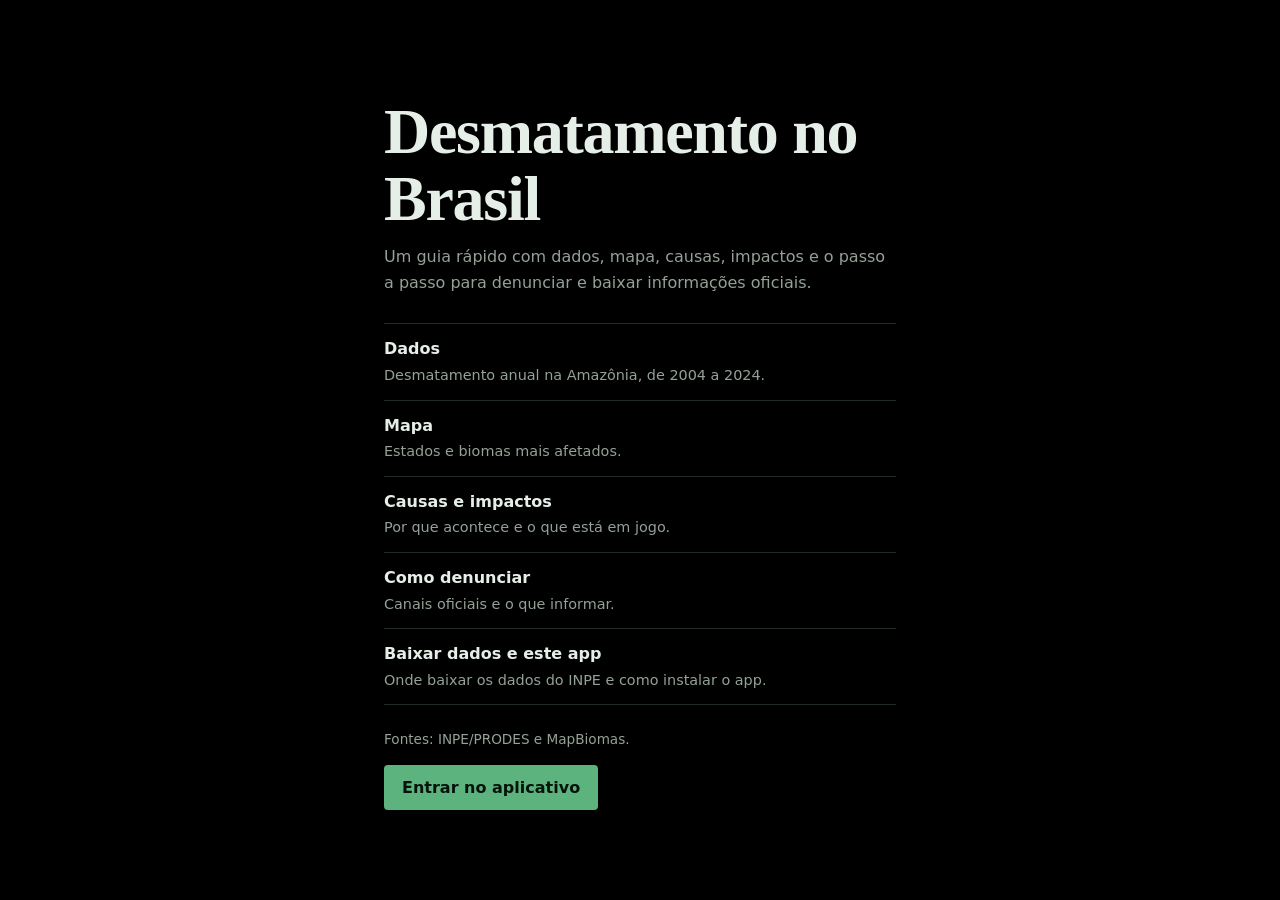
<file: index.html>
<!DOCTYPE html>
<html lang="pt-BR"><head><meta charset="utf-8"><meta name="viewport" content="width=device-width, initial-scale=1, viewport-fit=cover"><title>Desmatamento no Brasil</title><link rel="stylesheet" href="style.css"><link rel="manifest" href="manifest.json"><meta name="theme-color" content="#000000"><link rel="apple-touch-icon" href="apple-touch-icon.png"><meta name="apple-mobile-web-app-capable" content="yes"><meta name="mobile-web-app-capable" content="yes"></head><body>
<div class="splash-page"><div class="splash">
<h1>Desmatamento no Brasil</h1>
<p class="lead">Um guia rápido com dados, mapa, causas, impactos e o passo a passo para denunciar e baixar informações oficiais.</p>
<ul><li><a href="dados.html"><strong>Dados</strong><span>Desmatamento anual na Amazônia, de 2004 a 2024.</span></a></li><li><a href="mapa.html"><strong>Mapa</strong><span>Estados e biomas mais afetados.</span></a></li><li><a href="causas.html"><strong>Causas e impactos</strong><span>Por que acontece e o que está em jogo.</span></a></li><li><a href="denuncia.html"><strong>Como denunciar</strong><span>Canais oficiais e o que informar.</span></a></li><li><a href="baixar.html"><strong>Baixar dados e este app</strong><span>Onde baixar os dados do INPE e como instalar o app.</span></a></li></ul>
<p class="note">Fontes: INPE/PRODES e MapBiomas.</p>
<a class="btn" href="dados.html">Entrar no aplicativo</a>
</div></div>
<script>if("serviceWorker" in navigator){addEventListener("load",function(){navigator.serviceWorker.register("sw.js")})}</script>
</body></html>
</file>
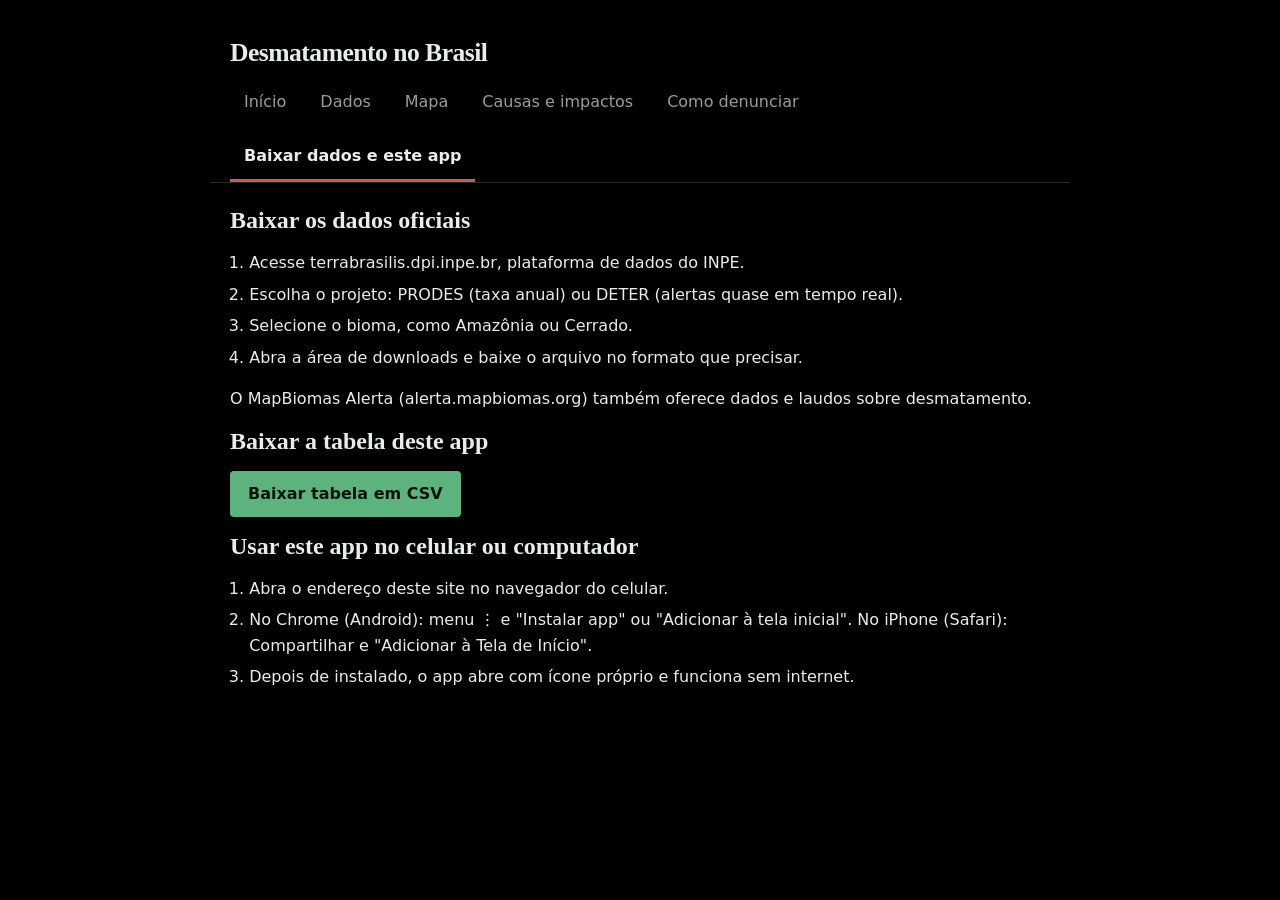
<file: baixar.html>
<!DOCTYPE html>
<html lang="pt-BR"><head><meta charset="utf-8"><meta name="viewport" content="width=device-width, initial-scale=1, viewport-fit=cover"><title>Baixar dados e este app | Desmatamento no Brasil</title><link rel="stylesheet" href="style.css"><link rel="manifest" href="manifest.json"><meta name="theme-color" content="#000000"><link rel="apple-touch-icon" href="apple-touch-icon.png"><meta name="apple-mobile-web-app-capable" content="yes"><meta name="mobile-web-app-capable" content="yes"></head><body>
<header style="padding-bottom:12px"><a class="brand" href="index.html"><h1 style="font-size:1.6rem;margin:0">Desmatamento no Brasil</h1></a></header>
<nav aria-label="Seções"><a href="index.html">Início</a><a href="dados.html">Dados</a><a href="mapa.html">Mapa</a><a href="causas.html">Causas e impactos</a><a href="denuncia.html">Como denunciar</a><a href="baixar.html" aria-current="page">Baixar dados e este app</a></nav>
<main>
  <h2>Baixar os dados oficiais</h2>
  <ol>
    <li>Acesse terrabrasilis.dpi.inpe.br, plataforma de dados do INPE.</li>
    <li>Escolha o projeto: PRODES (taxa anual) ou DETER (alertas quase em tempo real).</li>
    <li>Selecione o bioma, como Amazônia ou Cerrado.</li>
    <li>Abra a área de downloads e baixe o arquivo no formato que precisar.</li>
  </ol>
  <p>O MapBiomas Alerta (alerta.mapbiomas.org) também oferece dados e laudos sobre desmatamento.</p>
  <h2>Baixar a tabela deste app</h2>
  <p><button class="btn" id="csv">Baixar tabela em CSV</button></p>
  <h2>Usar este app no celular ou computador</h2>
  <ol>
    <li>Abra o endereço deste site no navegador do celular.</li>
    <li>No Chrome (Android): menu ⋮ e "Instalar app" ou "Adicionar à tela inicial". No iPhone (Safari): Compartilhar e "Adicionar à Tela de Início".</li>
    <li>Depois de instalado, o app abre com ícone próprio e funciona sem internet.</li>
  </ol>
</main>
<script>
var D=[[2004,27772],[2008,12911],[2012,4571],[2015,6207],[2018,7536],[2019,10129],[2020,10851],[2021,13038],[2022,11594],[2023,9001],[2024,6288]];
document.getElementById('csv').onclick=function(){
  var csv='ano,desmatamento_km2\n'+D.map(function(d){return d.join(',')}).join('\n');
  var a=document.createElement('a');
  a.href=URL.createObjectURL(new Blob([csv],{type:'text/csv'}));
  a.download='desmatamento-amazonia.csv';a.click();
};
</script>
<script>if("serviceWorker" in navigator){addEventListener("load",function(){navigator.serviceWorker.register("sw.js")})}</script>
</body></html>
</file>
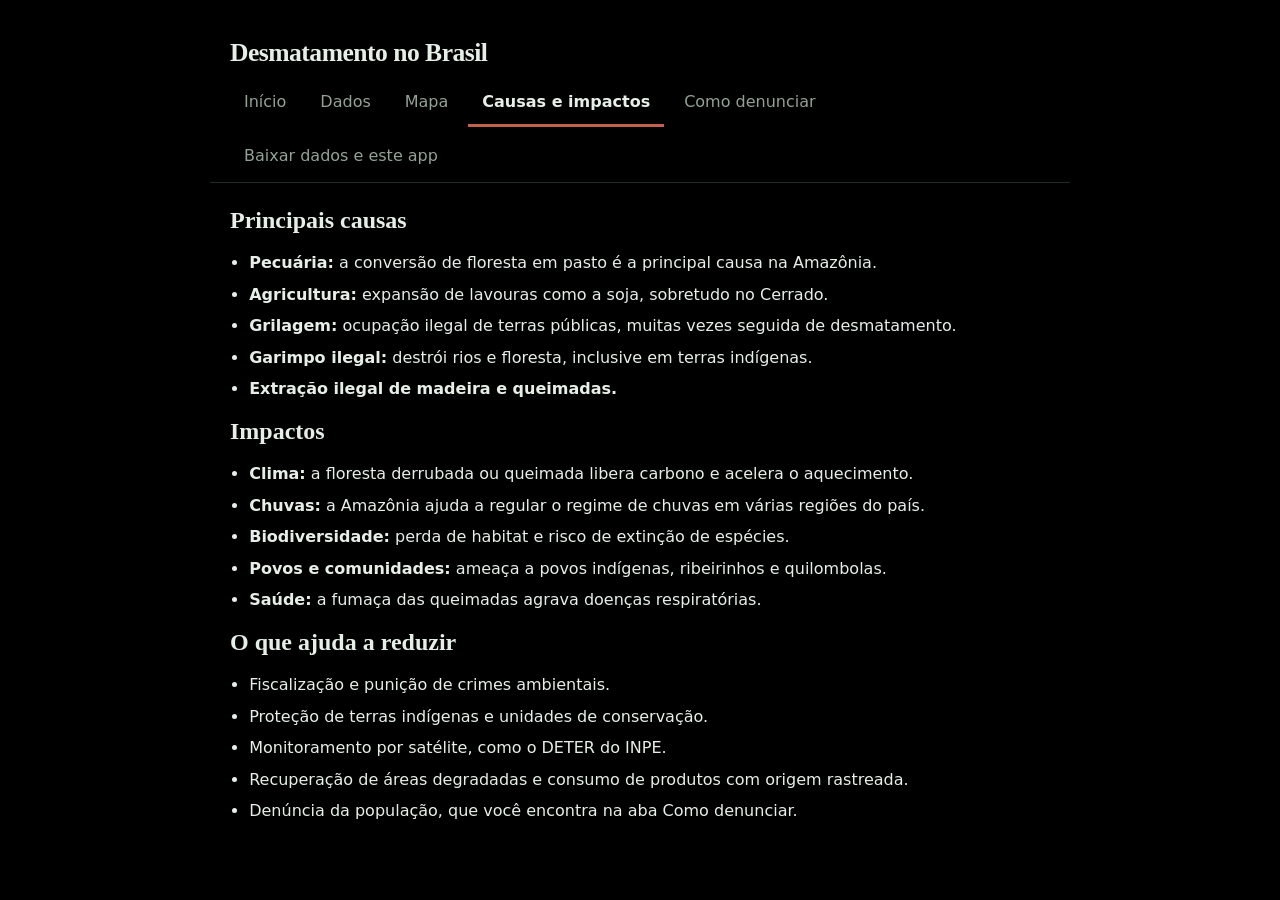
<file: causas.html>
<!DOCTYPE html>
<html lang="pt-BR"><head><meta charset="utf-8"><meta name="viewport" content="width=device-width, initial-scale=1, viewport-fit=cover"><title>Causas e impactos | Desmatamento no Brasil</title><link rel="stylesheet" href="style.css"><link rel="manifest" href="manifest.json"><meta name="theme-color" content="#000000"><link rel="apple-touch-icon" href="apple-touch-icon.png"><meta name="apple-mobile-web-app-capable" content="yes"><meta name="mobile-web-app-capable" content="yes"></head><body>
<header style="padding-bottom:12px"><a class="brand" href="index.html"><h1 style="font-size:1.6rem;margin:0">Desmatamento no Brasil</h1></a></header>
<nav aria-label="Seções"><a href="index.html">Início</a><a href="dados.html">Dados</a><a href="mapa.html">Mapa</a><a href="causas.html" aria-current="page">Causas e impactos</a><a href="denuncia.html">Como denunciar</a><a href="baixar.html">Baixar dados e este app</a></nav>
<main>
  <h2>Principais causas</h2>
  <ul>
    <li><strong>Pecuária:</strong> a conversão de floresta em pasto é a principal causa na Amazônia.</li>
    <li><strong>Agricultura:</strong> expansão de lavouras como a soja, sobretudo no Cerrado.</li>
    <li><strong>Grilagem:</strong> ocupação ilegal de terras públicas, muitas vezes seguida de desmatamento.</li>
    <li><strong>Garimpo ilegal:</strong> destrói rios e floresta, inclusive em terras indígenas.</li>
    <li><strong>Extração ilegal de madeira e queimadas.</strong></li>
  </ul>
  <h2>Impactos</h2>
  <ul>
    <li><strong>Clima:</strong> a floresta derrubada ou queimada libera carbono e acelera o aquecimento.</li>
    <li><strong>Chuvas:</strong> a Amazônia ajuda a regular o regime de chuvas em várias regiões do país.</li>
    <li><strong>Biodiversidade:</strong> perda de habitat e risco de extinção de espécies.</li>
    <li><strong>Povos e comunidades:</strong> ameaça a povos indígenas, ribeirinhos e quilombolas.</li>
    <li><strong>Saúde:</strong> a fumaça das queimadas agrava doenças respiratórias.</li>
  </ul>
  <h2>O que ajuda a reduzir</h2>
  <ul>
    <li>Fiscalização e punição de crimes ambientais.</li>
    <li>Proteção de terras indígenas e unidades de conservação.</li>
    <li>Monitoramento por satélite, como o DETER do INPE.</li>
    <li>Recuperação de áreas degradadas e consumo de produtos com origem rastreada.</li>
    <li>Denúncia da população, que você encontra na aba Como denunciar.</li>
  </ul>
</main>

<script>if("serviceWorker" in navigator){addEventListener("load",function(){navigator.serviceWorker.register("sw.js")})}</script>
</body></html>
</file>
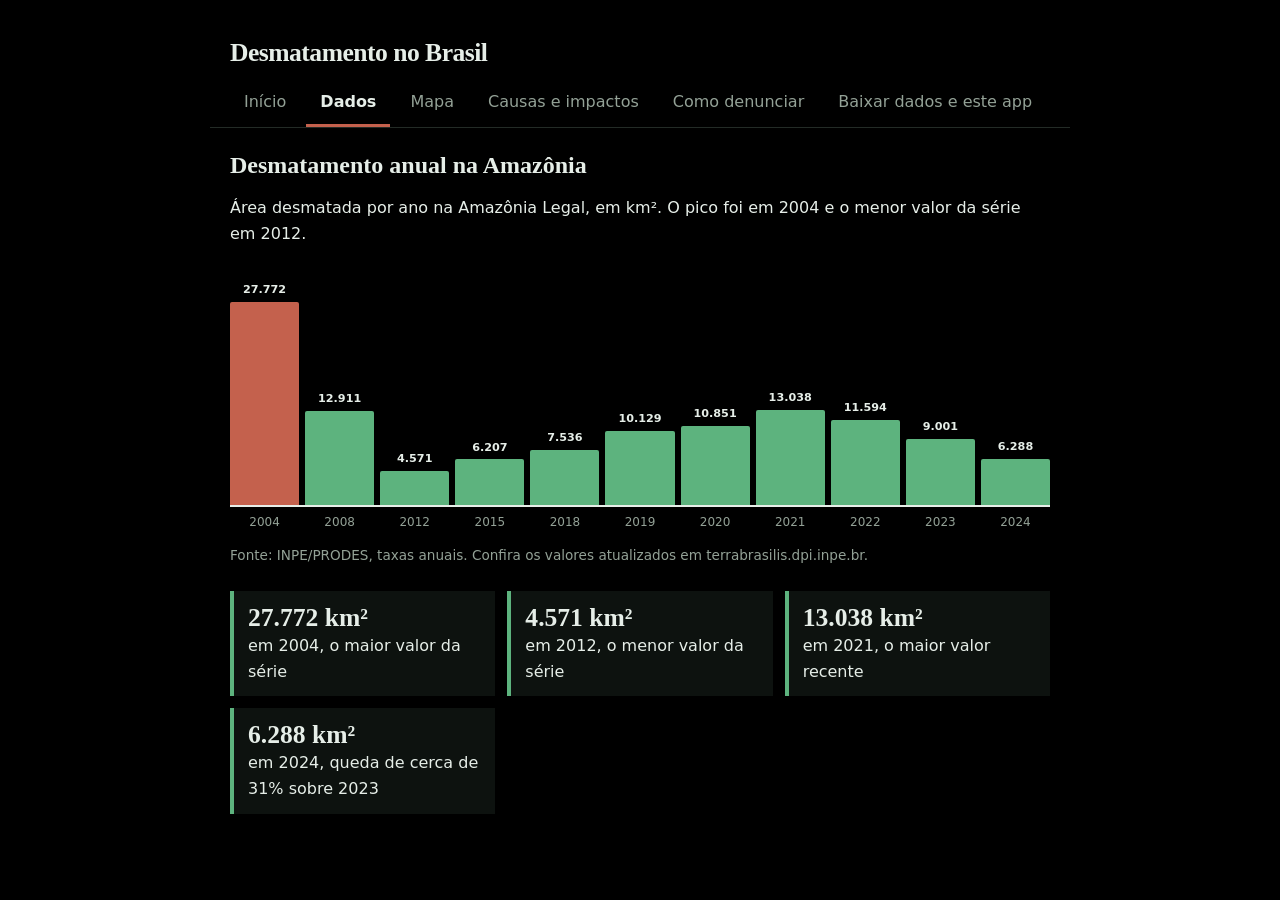
<file: dados.html>
<!DOCTYPE html>
<html lang="pt-BR"><head><meta charset="utf-8"><meta name="viewport" content="width=device-width, initial-scale=1, viewport-fit=cover"><title>Dados | Desmatamento no Brasil</title><link rel="stylesheet" href="style.css"><link rel="manifest" href="manifest.json"><meta name="theme-color" content="#000000"><link rel="apple-touch-icon" href="apple-touch-icon.png"><meta name="apple-mobile-web-app-capable" content="yes"><meta name="mobile-web-app-capable" content="yes"></head><body>
<header style="padding-bottom:12px"><a class="brand" href="index.html"><h1 style="font-size:1.6rem;margin:0">Desmatamento no Brasil</h1></a></header>
<nav aria-label="Seções"><a href="index.html">Início</a><a href="dados.html" aria-current="page">Dados</a><a href="mapa.html">Mapa</a><a href="causas.html">Causas e impactos</a><a href="denuncia.html">Como denunciar</a><a href="baixar.html">Baixar dados e este app</a></nav>
<main>
  <h2>Desmatamento anual na Amazônia</h2>
  <p>Área desmatada por ano na Amazônia Legal, em km². O pico foi em 2004 e o menor valor da série em 2012.</p>
  <div class="chart" id="chart" role="img" aria-label="Gráfico de barras do desmatamento anual na Amazônia, de 2004 a 2024"></div>
  <div class="years" id="years"></div>
  <p class="note">Fonte: INPE/PRODES, taxas anuais. Confira os valores atualizados em terrabrasilis.dpi.inpe.br.</p>
  <div class="facts">
    <div><strong>27.772 km²</strong>em 2004, o maior valor da série</div>
    <div><strong>4.571 km²</strong>em 2012, o menor valor da série</div>
    <div><strong>13.038 km²</strong>em 2021, o maior valor recente</div>
    <div><strong>6.288 km²</strong>em 2024, queda de cerca de 31% sobre 2023</div>
  </div>
</main>
<script>
var D=[[2004,27772],[2008,12911],[2012,4571],[2015,6207],[2018,7536],[2019,10129],[2020,10851],[2021,13038],[2022,11594],[2023,9001],[2024,6288]];
var max=27772,c=document.getElementById('chart'),y=document.getElementById('years');
D.forEach(function(d){
  var b=document.createElement('div');b.className='bar'+(d[1]===max?' hi':'');
  b.innerHTML='<b>'+d[1].toLocaleString('pt-BR')+'</b><i style="height:'+(d[1]/max*85)+'%"></i>';
  c.appendChild(b);
  var s=document.createElement('span');s.textContent=d[0];y.appendChild(s);
});
</script>
<script>if("serviceWorker" in navigator){addEventListener("load",function(){navigator.serviceWorker.register("sw.js")})}</script>
</body></html>
</file>
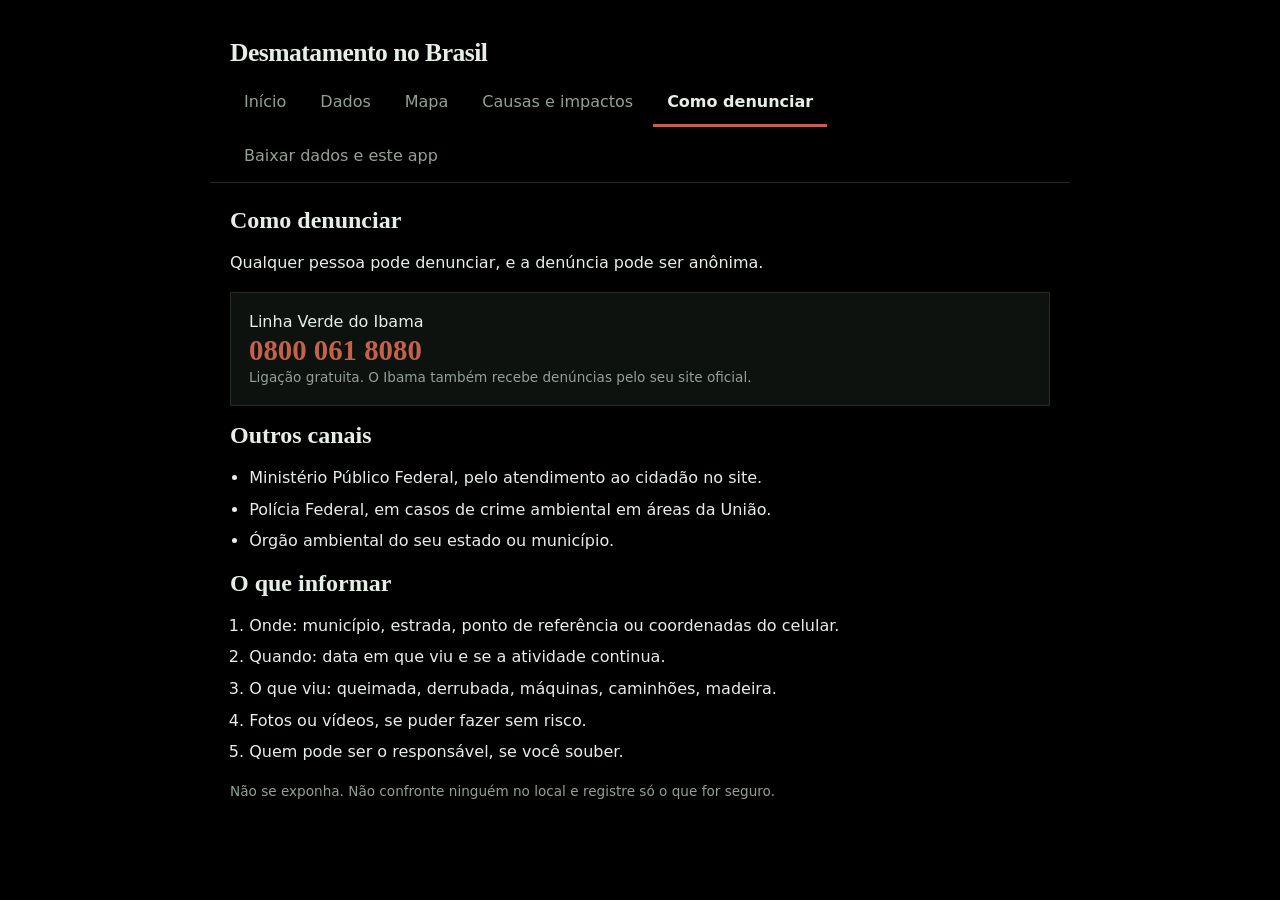
<file: denuncia.html>
<!DOCTYPE html>
<html lang="pt-BR"><head><meta charset="utf-8"><meta name="viewport" content="width=device-width, initial-scale=1, viewport-fit=cover"><title>Como denunciar | Desmatamento no Brasil</title><link rel="stylesheet" href="style.css"><link rel="manifest" href="manifest.json"><meta name="theme-color" content="#000000"><link rel="apple-touch-icon" href="apple-touch-icon.png"><meta name="apple-mobile-web-app-capable" content="yes"><meta name="mobile-web-app-capable" content="yes"></head><body>
<header style="padding-bottom:12px"><a class="brand" href="index.html"><h1 style="font-size:1.6rem;margin:0">Desmatamento no Brasil</h1></a></header>
<nav aria-label="Seções"><a href="index.html">Início</a><a href="dados.html">Dados</a><a href="mapa.html">Mapa</a><a href="causas.html">Causas e impactos</a><a href="denuncia.html" aria-current="page">Como denunciar</a><a href="baixar.html">Baixar dados e este app</a></nav>
<main>
  <h2>Como denunciar</h2>
  <p>Qualquer pessoa pode denunciar, e a denúncia pode ser anônima.</p>
  <div class="box">
    <div>Linha Verde do Ibama</div>
    <div class="phone">0800 061 8080</div>
    <div class="note">Ligação gratuita. O Ibama também recebe denúncias pelo seu site oficial.</div>
  </div>
  <h2>Outros canais</h2>
  <ul>
    <li>Ministério Público Federal, pelo atendimento ao cidadão no site.</li>
    <li>Polícia Federal, em casos de crime ambiental em áreas da União.</li>
    <li>Órgão ambiental do seu estado ou município.</li>
  </ul>
  <h2>O que informar</h2>
  <ol>
    <li>Onde: município, estrada, ponto de referência ou coordenadas do celular.</li>
    <li>Quando: data em que viu e se a atividade continua.</li>
    <li>O que viu: queimada, derrubada, máquinas, caminhões, madeira.</li>
    <li>Fotos ou vídeos, se puder fazer sem risco.</li>
    <li>Quem pode ser o responsável, se você souber.</li>
  </ol>
  <p class="note">Não se exponha. Não confronte ninguém no local e registre só o que for seguro.</p>
</main>

<script>if("serviceWorker" in navigator){addEventListener("load",function(){navigator.serviceWorker.register("sw.js")})}</script>
</body></html>
</file>
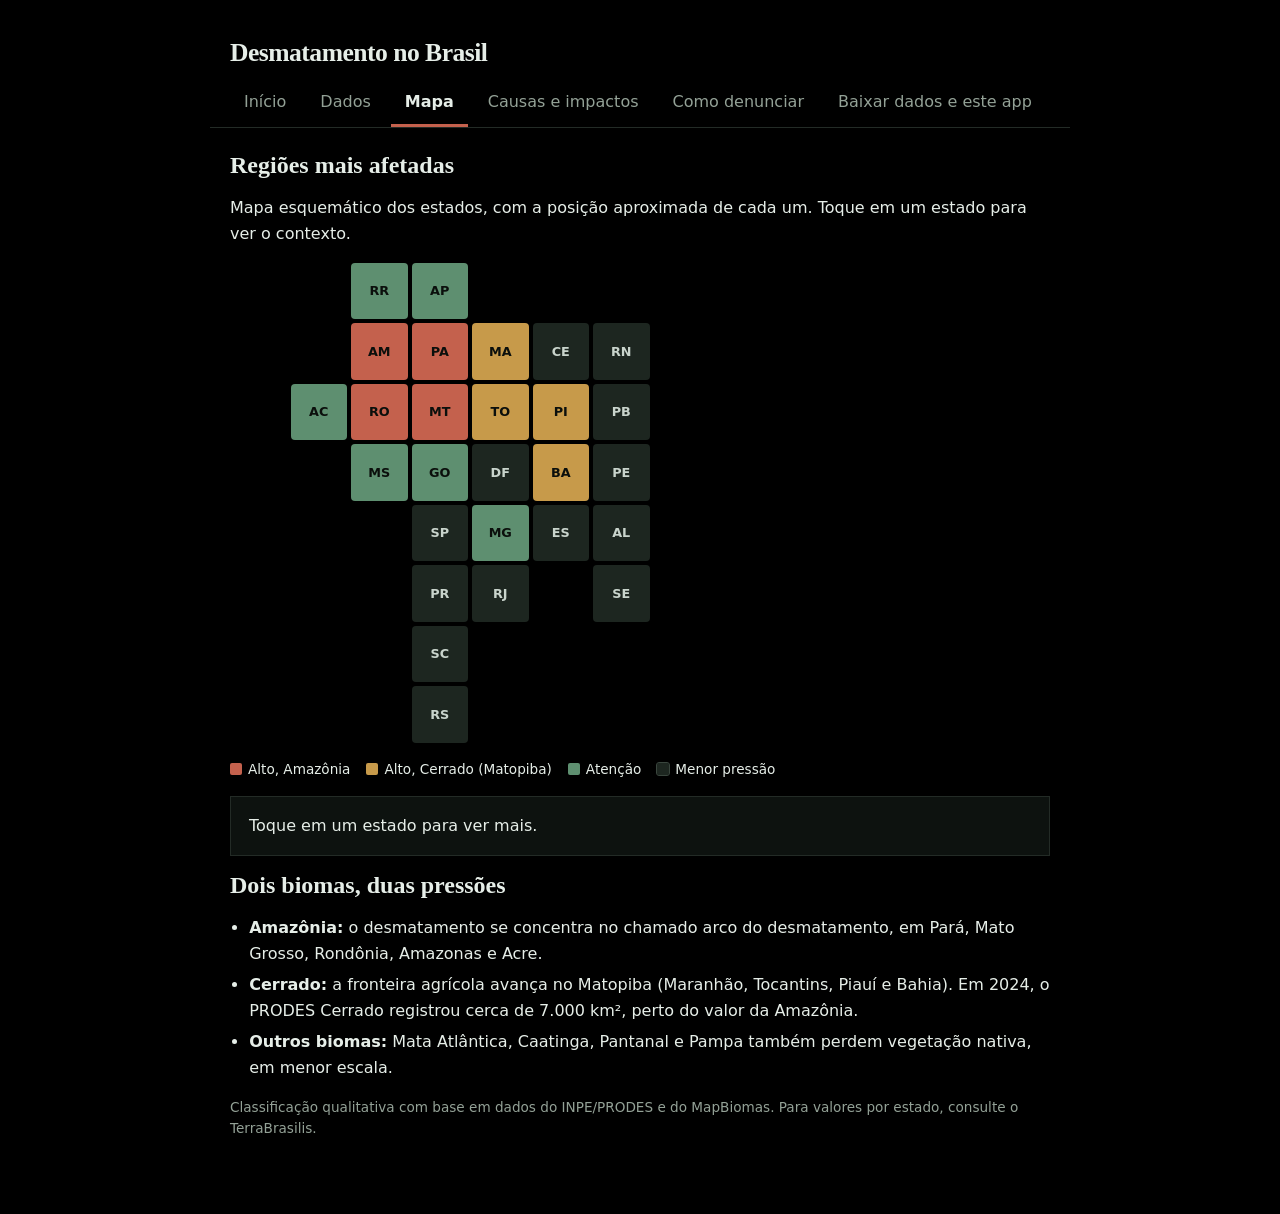
<file: mapa.html>
<!DOCTYPE html>
<html lang="pt-BR"><head><meta charset="utf-8"><meta name="viewport" content="width=device-width, initial-scale=1, viewport-fit=cover"><title>Mapa | Desmatamento no Brasil</title><link rel="stylesheet" href="style.css"><link rel="manifest" href="manifest.json"><meta name="theme-color" content="#000000"><link rel="apple-touch-icon" href="apple-touch-icon.png"><meta name="apple-mobile-web-app-capable" content="yes"><meta name="mobile-web-app-capable" content="yes"></head><body>
<header style="padding-bottom:12px"><a class="brand" href="index.html"><h1 style="font-size:1.6rem;margin:0">Desmatamento no Brasil</h1></a></header>
<nav aria-label="Seções"><a href="index.html">Início</a><a href="dados.html">Dados</a><a href="mapa.html" aria-current="page">Mapa</a><a href="causas.html">Causas e impactos</a><a href="denuncia.html">Como denunciar</a><a href="baixar.html">Baixar dados e este app</a></nav>
<main>
  <h2>Regiões mais afetadas</h2>
  <p>Mapa esquemático dos estados, com a posição aproximada de cada um. Toque em um estado para ver o contexto.</p>
  <div class="grid" id="grid" role="group" aria-label="Mapa esquemático dos estados brasileiros"></div>
  <div class="legend">
    <span><i style="background:var(--burn)"></i>Alto, Amazônia</span>
    <span><i style="background:#C79A4A"></i>Alto, Cerrado (Matopiba)</span>
    <span><i style="background:#5E8F70"></i>Atenção</span>
    <span><i style="background:#1D2620;outline:1px solid #3A463E"></i>Menor pressão</span>
  </div>
  <div class="box" id="info">Toque em um estado para ver mais.</div>
  <h2>Dois biomas, duas pressões</h2>
  <ul>
    <li><strong>Amazônia:</strong> o desmatamento se concentra no chamado arco do desmatamento, em Pará, Mato Grosso, Rondônia, Amazonas e Acre.</li>
    <li><strong>Cerrado:</strong> a fronteira agrícola avança no Matopiba (Maranhão, Tocantins, Piauí e Bahia). Em 2024, o PRODES Cerrado registrou cerca de 7.000 km², perto do valor da Amazônia.</li>
    <li><strong>Outros biomas:</strong> Mata Atlântica, Caatinga, Pantanal e Pampa também perdem vegetação nativa, em menor escala.</li>
  </ul>
  <p class="note">Classificação qualitativa com base em dados do INPE/PRODES e do MapBiomas. Para valores por estado, consulte o TerraBrasilis.</p>
</main>
<script>
var CAT={
 am:['#C4614D','#0B0F0C','Alto, Amazônia','Está no arco do desmatamento, onde a pressão por pasto, grilagem e madeira ilegal é maior.'],
 ce:['#C79A4A','#0B0F0C','Alto, Cerrado (Matopiba)','Fronteira agrícola do Cerrado, com avanço de lavouras sobre a vegetação nativa.'],
 at:['#5E8F70','#0B0F0C','Atenção','Tem pressão sobre a vegetação nativa, em menor escala ou em parte do território.'],
 lo:['#1D2620','#C9D4CC','Menor pressão','Menor participação no desmatamento recente da Amazônia e do Cerrado.']};
var S=[['RR',2,0,'at'],['AP',3,0,'at'],['AM',2,1,'am'],['PA',3,1,'am'],['MA',4,1,'ce'],['CE',5,1,'lo'],['RN',6,1,'lo'],
['AC',1,2,'at'],['RO',2,2,'am'],['MT',3,2,'am'],['TO',4,2,'ce'],['PI',5,2,'ce'],['PB',6,2,'lo'],
['MS',2,3,'at'],['GO',3,3,'at'],['DF',4,3,'lo'],['BA',5,3,'ce'],['PE',6,3,'lo'],
['SP',3,4,'lo'],['MG',4,4,'at'],['ES',5,4,'lo'],['AL',6,4,'lo'],
['PR',3,5,'lo'],['RJ',4,5,'lo'],['SE',6,5,'lo'],['SC',3,6,'lo'],['RS',3,7,'lo']];
var g=document.getElementById('grid'),info=document.getElementById('info');
for(var r=0;r<8;r++)for(var k=0;k<8;k++){
  var s=S.filter(function(e){return e[1]===k&&e[2]===r})[0];
  if(!s){g.appendChild(document.createElement('span'));continue}
  var b=document.createElement('button'),c2=CAT[s[3]];
  b.textContent=s[0];b.style.background=c2[0];b.style.color=c2[1];
  b.onclick=(function(b,s,c2){return function(){
    g.querySelectorAll('button').forEach(function(x){x.classList.remove('sel')});
    b.classList.add('sel');
    info.innerHTML='<strong>'+s[0]+': '+c2[2]+'</strong><br>'+c2[3];
  }})(b,s,c2);
  g.appendChild(b);
}
</script>
<script>if("serviceWorker" in navigator){addEventListener("load",function(){navigator.serviceWorker.register("sw.js")})}</script>
</body></html>
</file>
<file: style.css>
:root{--bg:#000;--ink:#E6EEE8;--mute:#93A196;--green:#5DB37E;--burn:#C4614D;--line:#232B26;--card:#0D120F;color-scheme:dark}
*{box-sizing:border-box}
body{margin:0;background:var(--bg);color:var(--ink);font:16px/1.6 system-ui,-apple-system,"Segoe UI",sans-serif}
header{padding:40px 20px 24px;max-width:860px;margin:auto}
h1{font:700 clamp(2rem,6vw,3.4rem)/1.05 Georgia,"Times New Roman",serif;margin:0 0 12px;letter-spacing:-.02em}
header p{max-width:60ch;color:var(--mute);margin:0}
nav{max-width:860px;margin:0 auto;padding:0 20px;display:flex;gap:6px;flex-wrap:wrap;border-bottom:1px solid var(--line)}
nav button{font:inherit;background:none;border:0;padding:10px 14px;cursor:pointer;color:var(--mute);border-bottom:3px solid transparent}
nav button[aria-selected=true]{color:var(--ink);font-weight:600;border-color:var(--burn)}
nav button:focus-visible,.btn:focus-visible{outline:3px solid var(--green);outline-offset:2px}
main{max-width:860px;margin:auto;padding:24px 20px 60px}
section[hidden]{display:none}
h2{font:700 1.5rem Georgia,serif;margin:0 0 8px}
.chart{display:flex;align-items:flex-end;gap:6px;height:240px;margin:20px 0 6px;border-bottom:2px solid var(--ink);overflow-x:auto}
.bar{flex:1 0 34px;display:flex;flex-direction:column;justify-content:flex-end;align-items:center;height:100%}
.bar i{display:block;width:100%;background:var(--green);border-radius:2px 2px 0 0}
.bar.hi i{background:var(--burn)}
.bar b{font-size:.7rem;font-weight:600;margin-bottom:3px}
.years{display:flex;gap:6px;font-size:.75rem;color:var(--mute);overflow-x:auto}
.years span{flex:1 0 34px;text-align:center}
.note{font-size:.85rem;color:var(--mute)}
.facts{display:grid;grid-template-columns:repeat(auto-fit,minmax(220px,1fr));gap:12px;margin:24px 0}
.facts div{background:var(--card);border-left:4px solid var(--green);padding:12px 14px}
.facts strong{display:block;font:700 1.6rem Georgia,serif}
ol,ul{padding-left:1.2rem}
li{margin:6px 0}
.box{background:var(--card);border:1px solid var(--line);padding:16px 18px;margin:16px 0}
.phone{font:700 1.8rem Georgia,serif;color:var(--burn)}
.btn{display:inline-block;font:inherit;font-weight:600;background:var(--green);color:#06130B;border:0;padding:10px 18px;cursor:pointer;border-radius:4px}
.grid{display:grid;grid-template-columns:repeat(8,1fr);gap:4px;max-width:480px;margin:16px 0}
.grid button,.grid span{aspect-ratio:1;border:0;border-radius:4px;font:600 .8rem system-ui;color:var(--ink);padding:0}
.grid button{cursor:pointer}
.grid button.sel{outline:3px solid var(--ink)}
.grid button:focus-visible{outline:3px solid var(--ink)}
.legend{display:flex;flex-wrap:wrap;gap:6px 16px;font-size:.85rem;margin-bottom:12px}
.legend i{display:inline-block;width:12px;height:12px;border-radius:2px;margin-right:6px;vertical-align:-1px}
.splash{max-width:560px;width:100%;padding:48px 24px 40px;margin:auto}
.splash h1{font-size:clamp(2.4rem,9vw,4rem)}
.splash .lead{color:var(--mute);margin:0 0 28px}
.splash ul{list-style:none;padding:0;margin:0 0 24px;border-top:1px solid var(--line)}
.splash li{padding:12px 0;border-bottom:1px solid var(--line);margin:0}
.splash li strong{display:block}
.splash li span{color:var(--mute);font-size:.9rem}
.home{font:inherit;font-size:.85rem;background:none;border:1px solid var(--line);color:var(--mute);padding:4px 12px;border-radius:4px;cursor:pointer;margin-bottom:16px}
.home:focus-visible{outline:3px solid var(--green);outline-offset:2px}
@media (prefers-reduced-motion:no-preference){.bar i{transition:height .6s}}

.splash-page{min-height:100vh;display:flex}
nav a{font:inherit;padding:10px 14px;color:var(--mute);text-decoration:none;border-bottom:3px solid transparent}
nav a[aria-current=page]{color:var(--ink);font-weight:600;border-color:var(--burn)}
nav a:focus-visible,.splash li a:focus-visible{outline:3px solid var(--green);outline-offset:2px}
header a.brand{color:inherit;text-decoration:none}
.splash li a{display:block;color:inherit;text-decoration:none}
.splash li a:hover strong{color:var(--green)}
a.btn{text-decoration:none}
</file>
